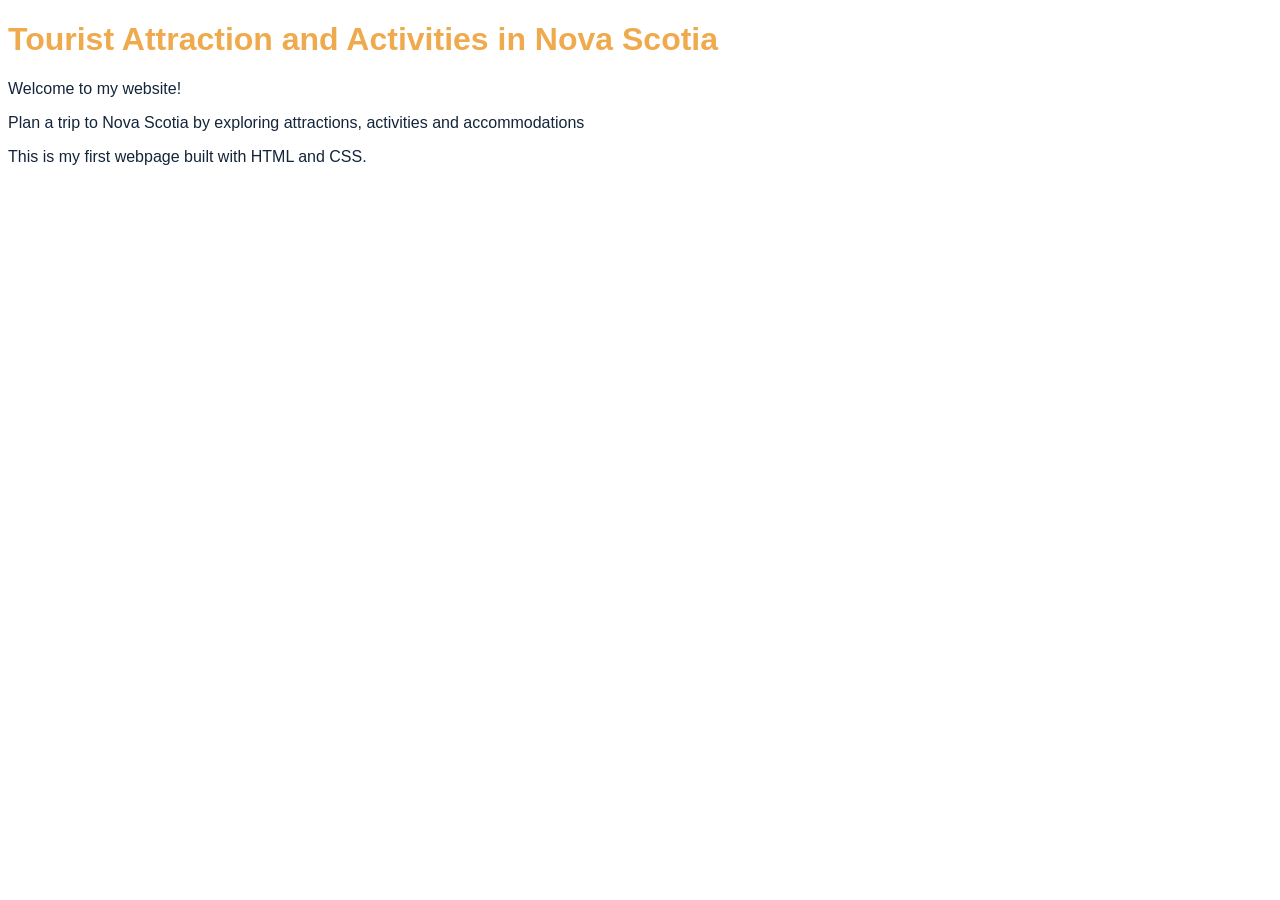
<file: activities/index.html>
<!DOCTYPE html>
<html lang="en">
<head>
    <meta charset="UTF-8">
    <meta name="viewport" content="width=device-width, initial-scale=1.0">
    <meta name="description" content="An introduction to my website project.">
    <title>Welcome to My Website Project</title>
    <link rel="stylesheet" href="activity.css">
</head>
<body>
    <h1>Tourist Attraction and Activities in Nova Scotia</h1>
     <p>Welcome to my website!</p>
    <p>Plan a trip to Nova Scotia by exploring attractions, activities and accommodations</p>
    <p>This is my first webpage built with HTML and CSS.</p>
</body>
</html>
</file>
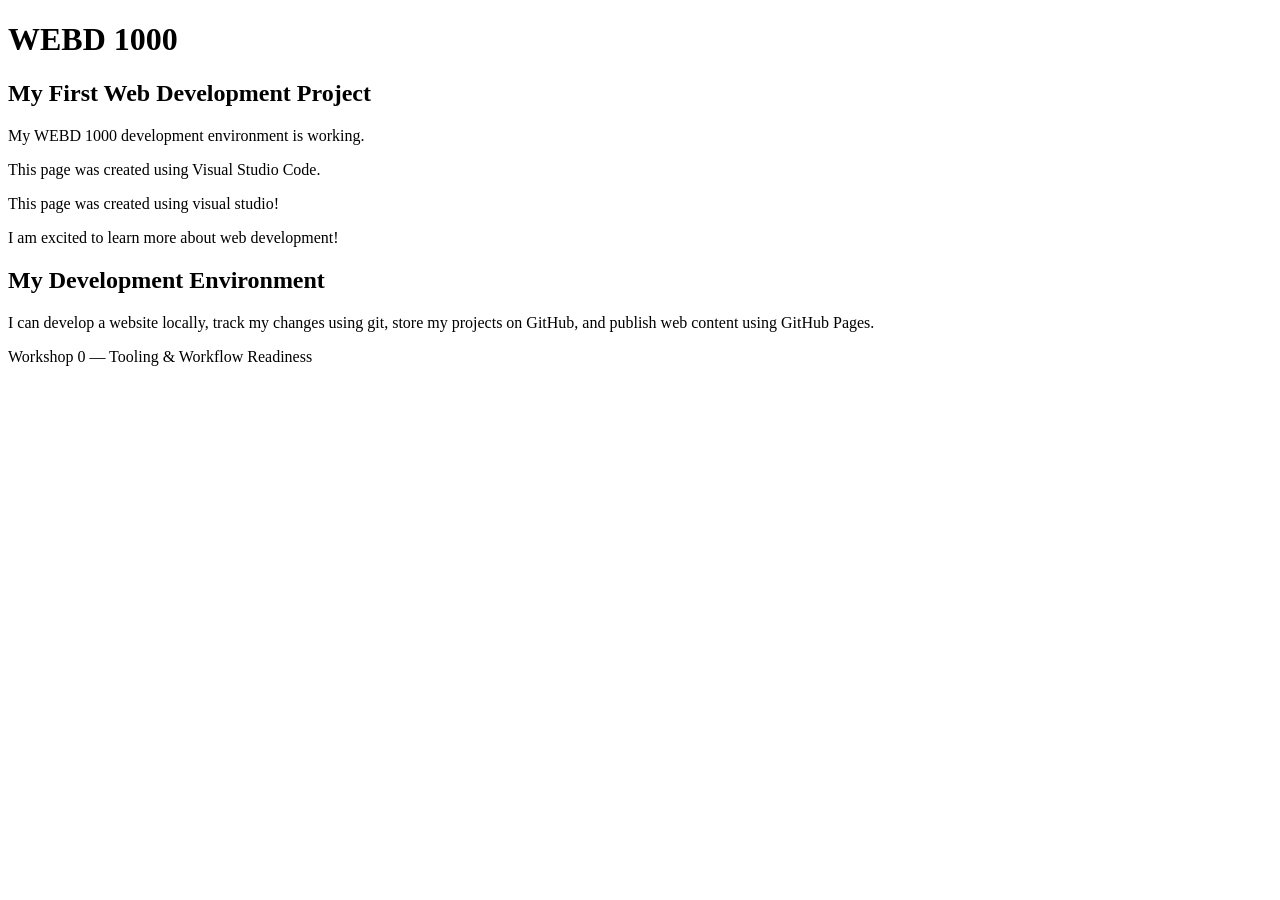
<file: workshop-0/index.html>
<!DOCTYPE html>
<html lang="en">
<head>
    <meta charset="UTF-8">
    <meta name="viewport" content="width=device-width, initial-scale=1.0">
    <title>WEBD 1000 — Workshop 0</title>
</head>
<body>
    <header>
        <h1>WEBD 1000</h1>
    </header>

    <main>
        <h2>My First Web Development Project</h2>

        <p>
            My WEBD 1000 development environment is working.
        </p>

        <p>
            This page was created using Visual Studio Code.
        </p>
        <p>
            This page was created using visual studio!
        </p>
        <p>
            I am excited to learn more about web development!
        </p>
        <section>
            <h2>My Development Environment</h2>
            <p>
                I can develop a website locally,
                track my changes using git, store my projects
                on GitHub, and publish web content using GitHub Pages.  
            </p>
        </section>
    </main>

    <footer>
        <p>Workshop 0 — Tooling &amp; Workflow Readiness</p>
    </footer>
</body>
</html>
</file>
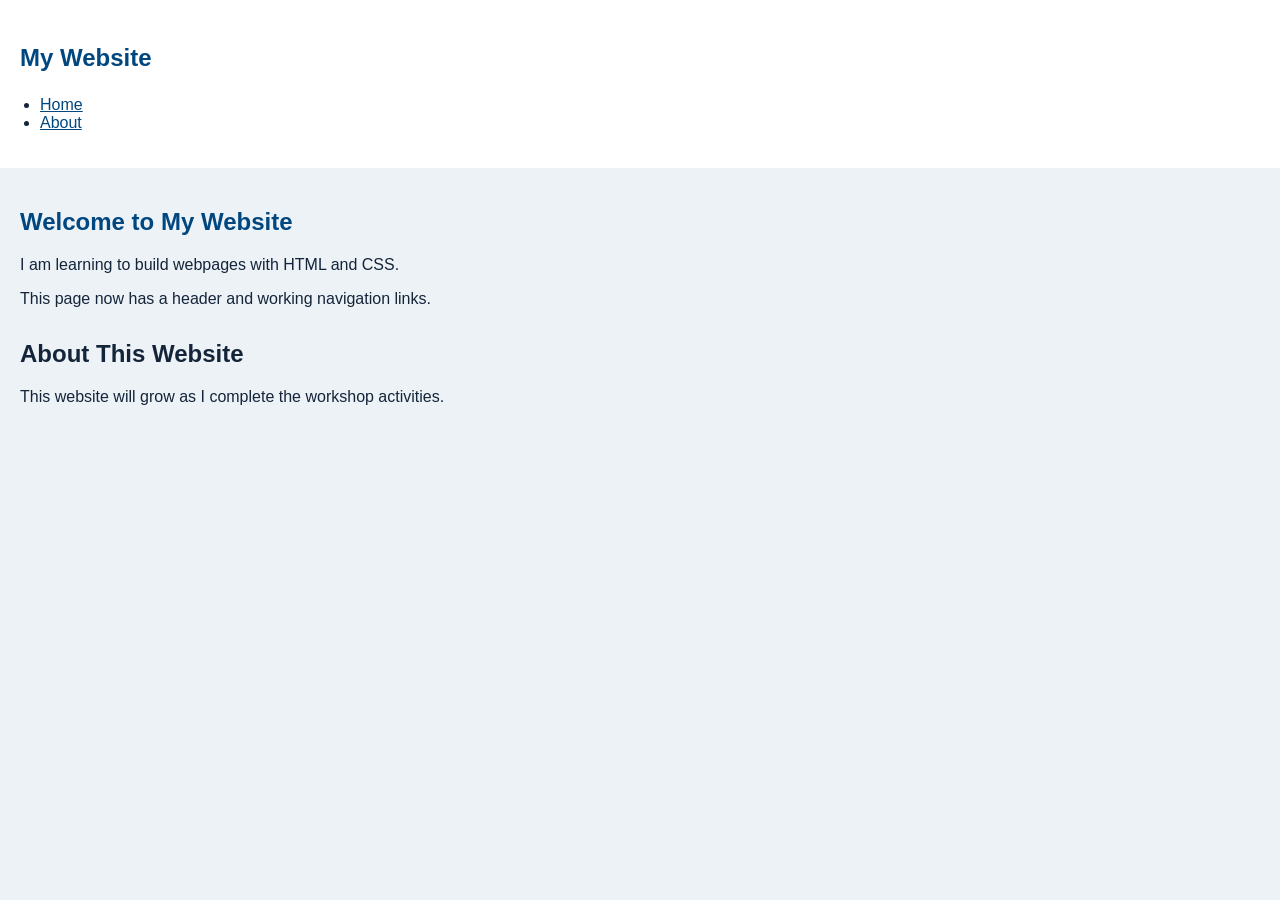
<file: activities/activity-02-header-navigation/workshop3/01-html-basics/index.html>
<!DOCTYPE html>
<html lang="en">
<head>
    <meta charset="UTF-8">
    <meta name="viewport" content="width=device-width, initial-scale=1.0">
    <title>My Website | Home</title>
    <link rel="stylesheet" href="styles.css">
</head>
<body>
    <header class="site-header">
        <p class="site-name">My Website</p>

        <nav aria-label="Main navigation">
            <ul>
                <li><a href="#home">Home</a></li>
                <li><a href="#about">About</a></li>
            </ul>
        </nav>
    </header>

    <main>
        <section id="home">
            <h1>Welcome to My Website</h1>
            <p>I am learning to build webpages with HTML and CSS.</p>
            <p>This page now has a header and working navigation links.</p>
        </section>

        <section id="about">
            <h2>About This Website</h2>
            <p>This website will grow as I complete the workshop activities.</p>
        </section>
    </main>
</body>
</html>
</file>
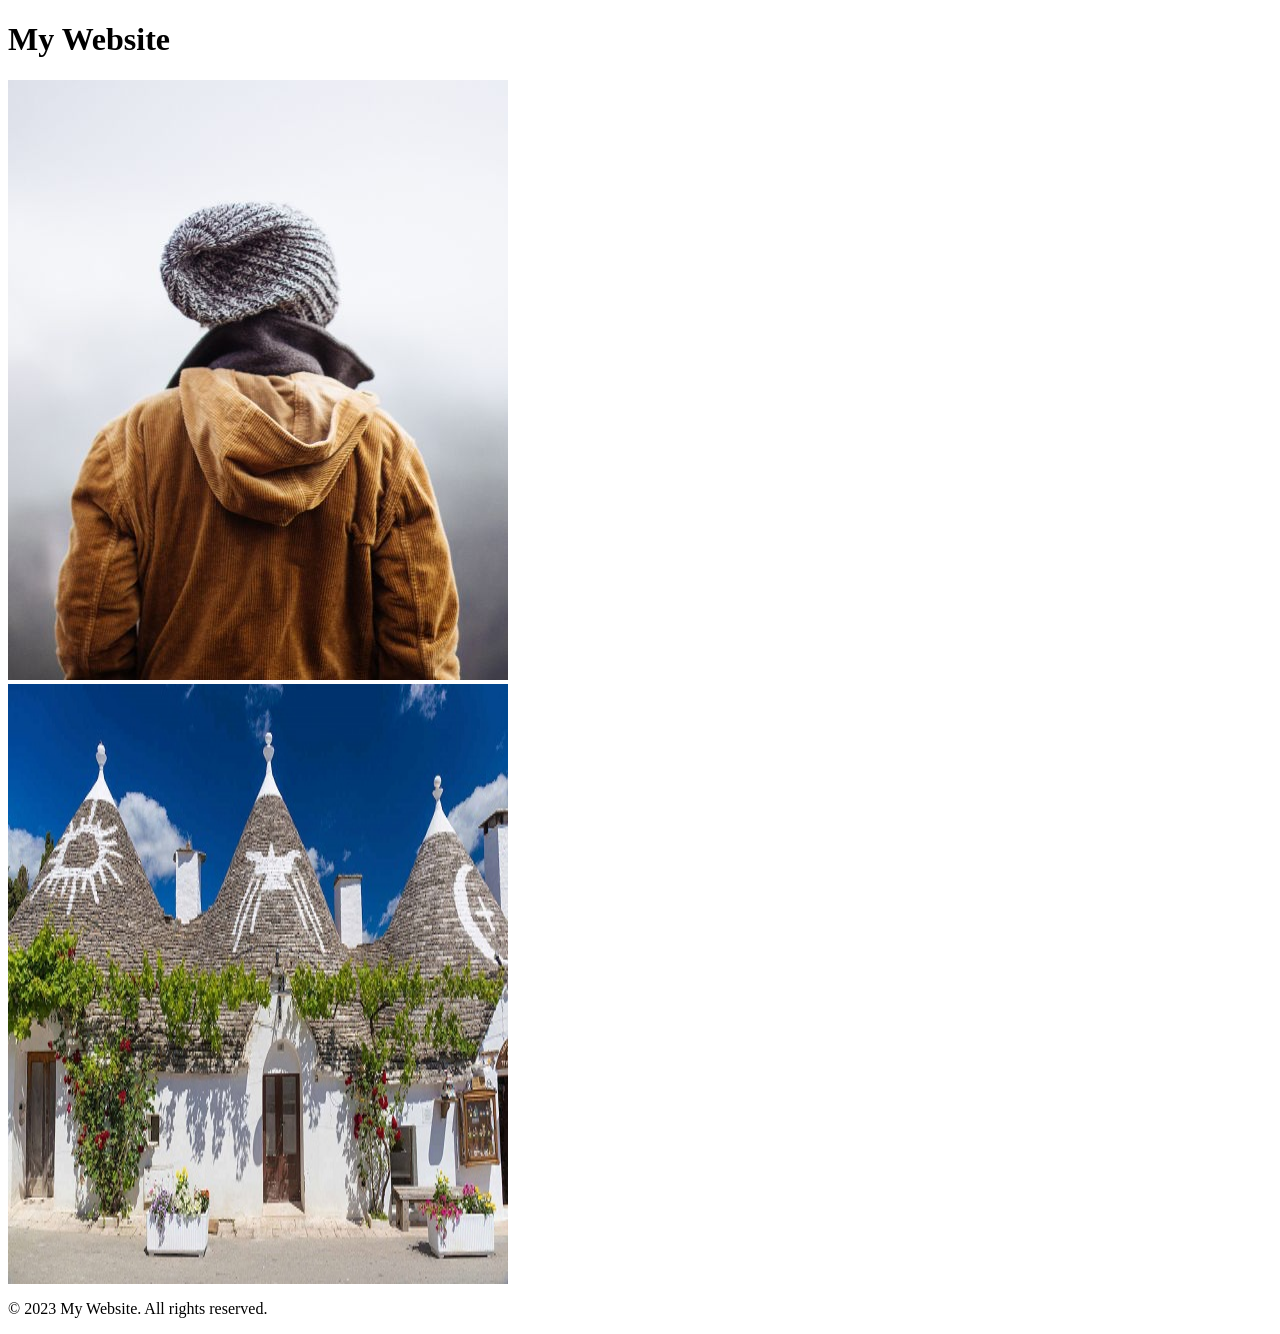
<file: demo/block-vs-inline.html>
<!DOCTYPE html>
<html lang="en">
<head>
    <meta charset="UTF-8">
    <meta name="viewport" content="width=device-width, initial-scale=1.0">
    <title>Document</title>
</head>
<body>
    <header><h1>My Website</h1></header>
    <main>
        <img src="images/img_girl.jpg" alt="Girl in a jacket" width="500" height="600">
        <img src="images/pic_trulli.jpg" alt="Girl in a jacket" width="500" height="600" style="display: block;">
    </main>
    <footer><p>&copy; 2023 My Website. All rights reserved.</p></footer>
</body>
</html>
</file>
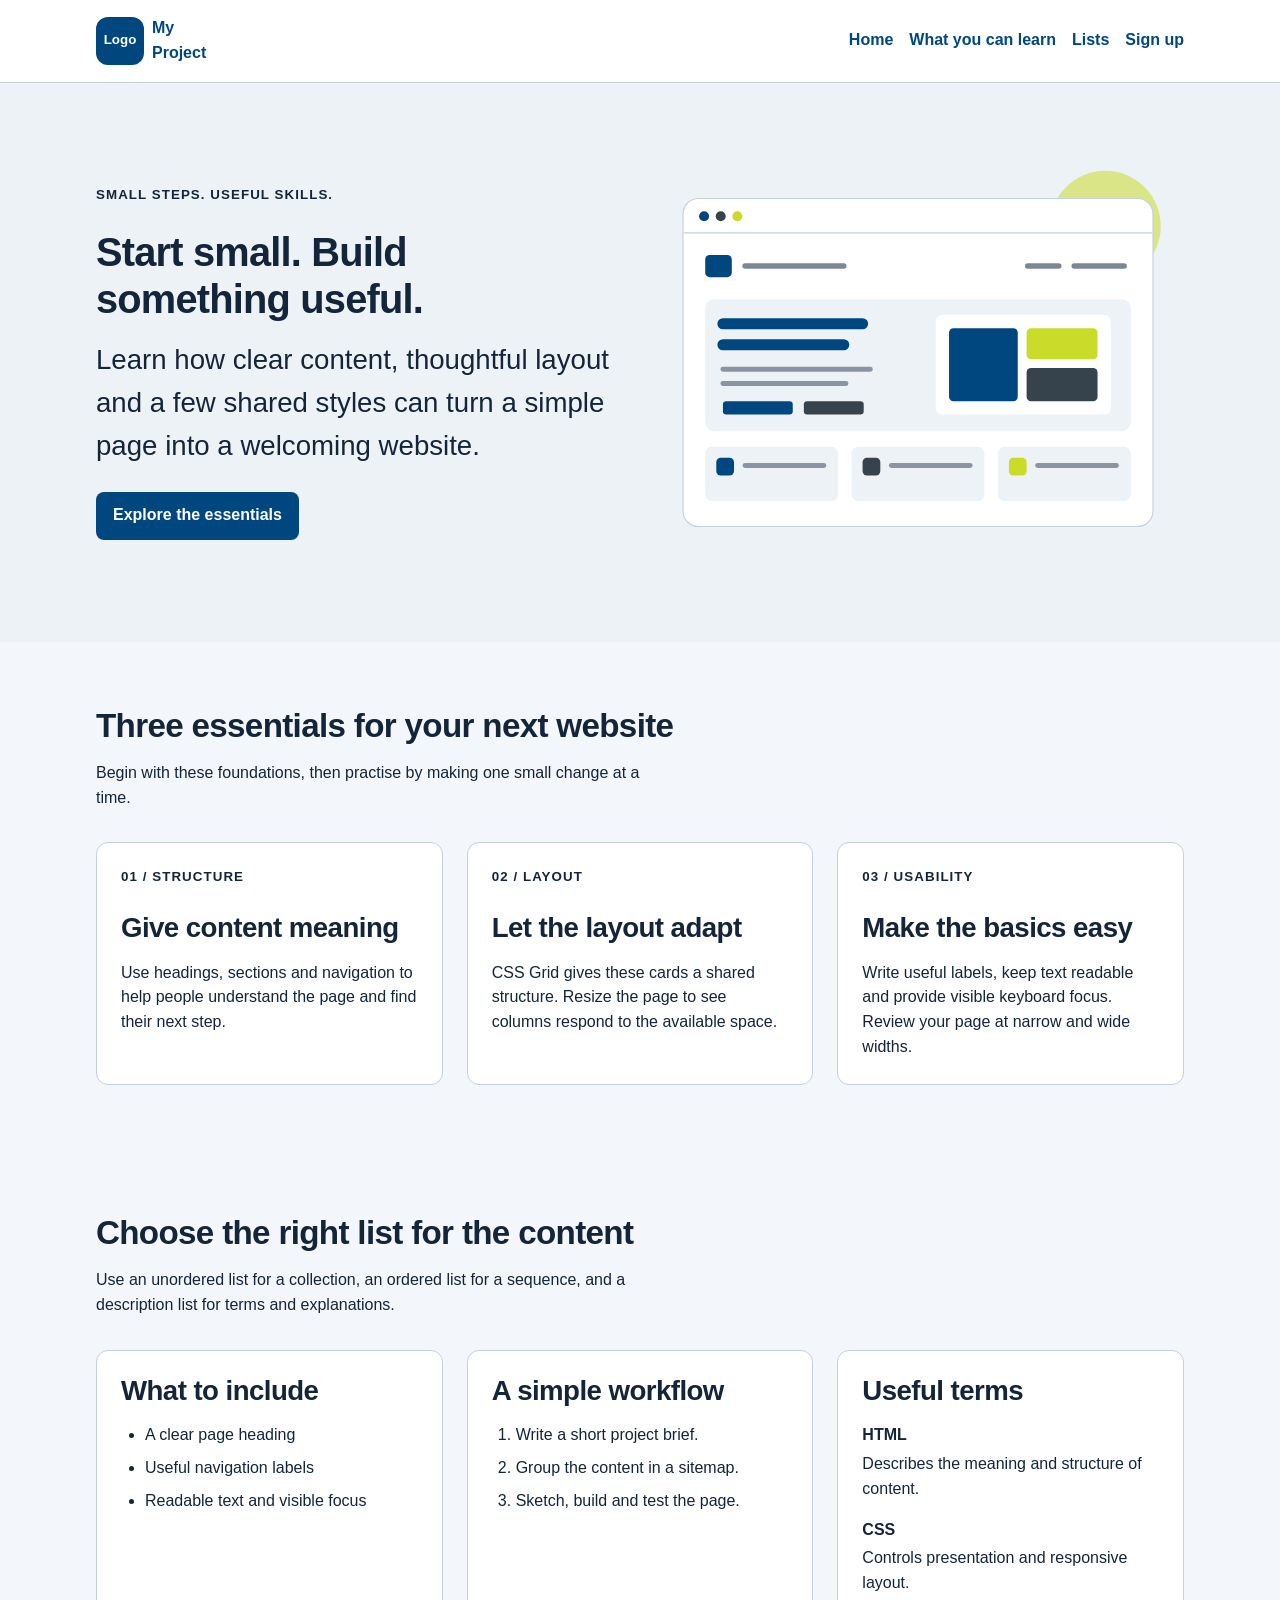
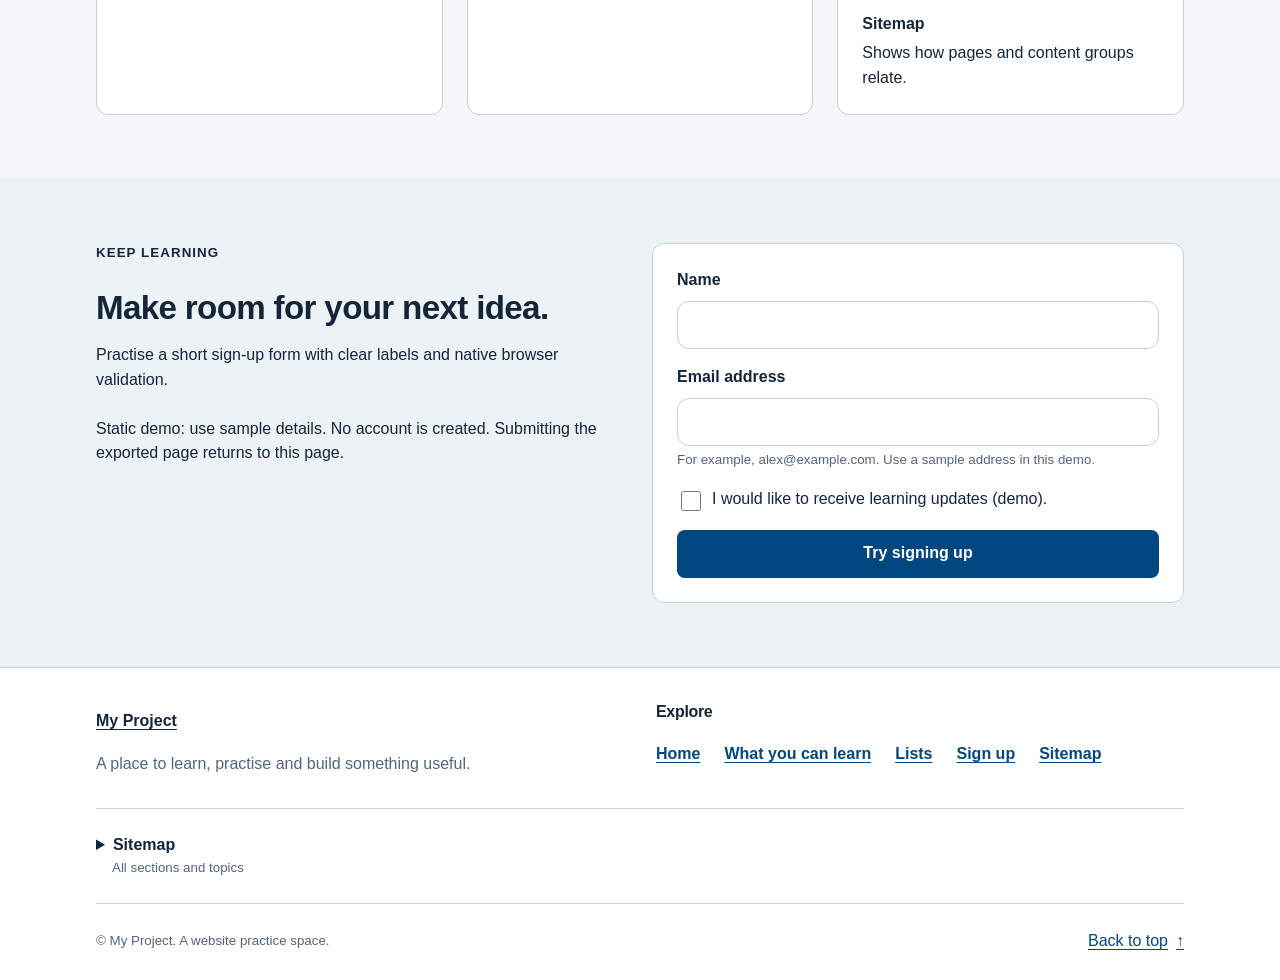
<file: zpratice/work.html>
<!doctype html>
<html lang="en" data-theme="light">
<head>
  <meta charset="utf-8">
  <meta name="viewport" content="width=device-width, initial-scale=1">
  <meta name="description" content="My Project: a simple responsive website demonstrating semantic HTML, CSS Grid and a static sign-up form.">
  <title>My Project | A simple place to begin</title>
  <link rel="stylesheet" href="tokens.css">
</head>
<body>
  <a class="skip-link" href="#main-content">Skip to main content</a>

  <!-- A visible, wrapping navigation works at every width without JavaScript. -->
  <header class="site-header" id="top" tabindex="-1">
    <div class="container header-inner">
      <a class="brand" href="#top"><span class="logo" aria-hidden="true">Logo</span><span>My Project</span></a>
      <nav aria-label="Main navigation">
        <ul class="nav-list">
          <li><a href="#home">Home</a></li>
          <li><a href="#features">What you can learn</a></li>
          <li><a href="#lists">Lists</a></li>
          <li><a href="#signup">Sign up</a></li>
        </ul>
      </nav>
    </div>
  </header>

  <main id="main-content" tabindex="-1">
    <!-- One page heading introduces the main idea and next action. -->
    <section class="hero" id="home" aria-labelledby="hero-title">
      <div class="container hero-layout">
        <div>
          <p class="eyebrow">Small steps. Useful skills.</p>
          <h1 id="hero-title">Start small. Build something useful.</h1>
          <p class="intro">Learn how clear content, thoughtful layout and a few shared styles can turn a simple page into a welcoming website.</p>
          <a class="button ds-button ds-button--primary" href="#features">Explore the essentials</a>
        </div>
        <figure class="hero-image">
          <img src="data:image/svg+xml;charset=utf-8,%3Csvg%20xmlns%3D%22http%3A%2F%2Fwww.w3.org%2F2000%2Fsvg%22%20width%3D%22960%22%20height%3D%22720%22%20viewBox%3D%220%200%20960%20720%22%3E%3Crect%20width%3D%22960%22%20height%3D%22720%22%20fill%3D%22%23EDF2F7%22%2F%3E%0A%20%20%3Ccircle%20cx%3D%22818%22%20cy%3D%22114%22%20r%3D%22100%22%20fill%3D%22%23CBDB2A%22%20opacity%3D%22.55%22%2F%3E%0A%20%20%3Crect%20x%3D%2256%22%20y%3D%2264%22%20width%3D%22848%22%20height%3D%22592%22%20rx%3D%2228%22%20fill%3D%22%23FFFFFF%22%20stroke%3D%22%23C5D0DD%22%20stroke-width%3D%222%22%2F%3E%0A%20%20%3Cpath%20d%3D%22M58%20126H902%22%20stroke%3D%22%23C5D0DD%22%20stroke-width%3D%222%22%2F%3E%0A%20%20%3Ccircle%20cx%3D%2294%22%20cy%3D%2296%22%20r%3D%229%22%20fill%3D%22%23004780%22%2F%3E%0A%20%20%3Ccircle%20cx%3D%22124%22%20cy%3D%2296%22%20r%3D%229%22%20fill%3D%22%2337434C%22%2F%3E%0A%20%20%3Ccircle%20cx%3D%22154%22%20cy%3D%2296%22%20r%3D%229%22%20fill%3D%22%23CBDB2A%22%2F%3E%0A%20%20%3Crect%20x%3D%2296%22%20y%3D%22166%22%20width%3D%2248%22%20height%3D%2240%22%20rx%3D%228%22%20fill%3D%22%23004780%22%2F%3E%0A%20%20%3Cpath%20d%3D%22M168%20186H346M678%20186H734M762%20186H852%22%20stroke%3D%22%2314253A%22%20stroke-width%3D%2210%22%20stroke-linecap%3D%22round%22%20opacity%3D%22.55%22%2F%3E%0A%20%20%3Crect%20x%3D%2296%22%20y%3D%22246%22%20width%3D%22768%22%20height%3D%22238%22%20rx%3D%2216%22%20fill%3D%22%23EDF2F7%22%2F%3E%0A%20%20%3Cpath%20d%3D%22M128%20290H380M128%20328H346%22%20stroke%3D%22%23004780%22%20stroke-width%3D%2220%22%20stroke-linecap%3D%22round%22%2F%3E%0A%20%20%3Cpath%20d%3D%22M128%20372H394M128%20398H350%22%20stroke%3D%22%2314253A%22%20stroke-width%3D%229%22%20stroke-linecap%3D%22round%22%20opacity%3D%22.45%22%2F%3E%0A%20%20%3Crect%20x%3D%22128%22%20y%3D%22430%22%20width%3D%22126%22%20height%3D%2224%22%20rx%3D%226%22%20fill%3D%22%23004780%22%2F%3E%0A%20%20%3Crect%20x%3D%22274%22%20y%3D%22430%22%20width%3D%22108%22%20height%3D%2224%22%20rx%3D%226%22%20fill%3D%22%2337434C%22%2F%3E%0A%20%20%3Crect%20x%3D%22512%22%20y%3D%22274%22%20width%3D%22316%22%20height%3D%22180%22%20rx%3D%2212%22%20fill%3D%22%23FFFFFF%22%2F%3E%0A%20%20%3Crect%20x%3D%22536%22%20y%3D%22298%22%20width%3D%22124%22%20height%3D%22132%22%20rx%3D%228%22%20fill%3D%22%23004780%22%2F%3E%0A%20%20%3Crect%20x%3D%22676%22%20y%3D%22298%22%20width%3D%22128%22%20height%3D%2256%22%20rx%3D%228%22%20fill%3D%22%23CBDB2A%22%2F%3E%0A%20%20%3Crect%20x%3D%22676%22%20y%3D%22370%22%20width%3D%22128%22%20height%3D%2260%22%20rx%3D%228%22%20fill%3D%22%2337434C%22%2F%3E%0A%20%20%3Crect%20x%3D%2296%22%20y%3D%22512%22%20width%3D%22240%22%20height%3D%2298%22%20rx%3D%2212%22%20fill%3D%22%23EDF2F7%22%2F%3E%3Crect%20x%3D%22116%22%20y%3D%22532%22%20width%3D%2232%22%20height%3D%2232%22%20rx%3D%228%22%20fill%3D%22%23004780%22%2F%3E%3Cpath%20d%3D%22M168%20546H310%22%20stroke%3D%22%2314253A%22%20stroke-width%3D%229%22%20stroke-linecap%3D%22round%22%20opacity%3D%22.45%22%2F%3E%3Crect%20x%3D%22360%22%20y%3D%22512%22%20width%3D%22240%22%20height%3D%2298%22%20rx%3D%2212%22%20fill%3D%22%23EDF2F7%22%2F%3E%3Crect%20x%3D%22380%22%20y%3D%22532%22%20width%3D%2232%22%20height%3D%2232%22%20rx%3D%228%22%20fill%3D%22%2337434C%22%2F%3E%3Cpath%20d%3D%22M432%20546H574%22%20stroke%3D%22%2314253A%22%20stroke-width%3D%229%22%20stroke-linecap%3D%22round%22%20opacity%3D%22.45%22%2F%3E%3Crect%20x%3D%22624%22%20y%3D%22512%22%20width%3D%22240%22%20height%3D%2298%22%20rx%3D%2212%22%20fill%3D%22%23EDF2F7%22%2F%3E%3Crect%20x%3D%22644%22%20y%3D%22532%22%20width%3D%2232%22%20height%3D%2232%22%20rx%3D%228%22%20fill%3D%22%23CBDB2A%22%2F%3E%3Cpath%20d%3D%22M696%20546H838%22%20stroke%3D%22%2314253A%22%20stroke-width%3D%229%22%20stroke-linecap%3D%22round%22%20opacity%3D%22.45%22%2F%3E%3C%2Fsvg%3E" width="960" height="720" alt="A browser wireframe with a header, a two-column hero, lesson cards and palette-coloured layout blocks.">
        </figure>
      </div>
    </section>

    <!-- Grid creates columns when space allows and fewer columns when needed. -->
    <section class="section container" id="features" aria-labelledby="features-title">
      <h2 id="features-title">Three essentials for your next website</h2>
      <p>Begin with these foundations, then practise by making one small change at a time.</p>
      <div class="feature-grid">
        <article class="card" id="basic-structure"><p class="eyebrow">01 / Structure</p><h3>Give content meaning</h3><p>Use headings, sections and navigation to help people understand the page and find their next step.</p></article>
        <article class="card" id="basic-layout"><p class="eyebrow">02 / Layout</p><h3>Let the layout adapt</h3><p>CSS Grid gives these cards a shared structure. Resize the page to see columns respond to the available space.</p></article>
        <article class="card" id="basic-usability"><p class="eyebrow">03 / Usability</p><h3>Make the basics easy</h3><p>Write useful labels, keep text readable and provide visible keyboard focus. Review your page at narrow and wide widths.</p></article>
      </div>
    </section>

    <!-- Lists communicate groups, sequences and term/description relationships. -->
    <section class="section container" id="lists" aria-labelledby="lists-title">
      <h2 id="lists-title">Choose the right list for the content</h2>
      <p>Use an unordered list for a collection, an ordered list for a sequence, and a description list for terms and explanations.</p>
      <div class="list-grid">
        <article class="card" id="list-collection"><h3>What to include</h3><ul><li>A clear page heading</li><li>Useful navigation labels</li><li>Readable text and visible focus</li></ul></article>
        <article class="card" id="list-workflow"><h3>A simple workflow</h3><ol><li>Write a short project brief.</li><li>Group the content in a sitemap.</li><li>Sketch, build and test the page.</li></ol></article>
        <article class="card" id="list-terms"><h3>Useful terms</h3><dl><dt>HTML</dt><dd>Describes the meaning and structure of content.</dd><dt>CSS</dt><dd>Controls presentation and responsive layout.</dd><dt>Sitemap</dt><dd>Shows how pages and content groups relate.</dd></dl></article>
      </div>
    </section>

    <section class="section signup" id="signup" aria-labelledby="signup-title">
      <div class="container signup-layout">
        <div><p class="eyebrow">Keep learning</p><h2 id="signup-title">Make room for your next idea.</h2><p>Practise a short sign-up form with clear labels and native browser validation.</p><p id="basic-signup-note">Static demo: use sample details. No account is created. Submitting the exported page returns to this page.</p></div>
        <!-- A real sign-up service would supply the form action and processing. -->
        <form class="signup-form card" action="#signup" method="get" aria-describedby="basic-signup-note">
          <div><label for="signup-name">Name</label><input class="input" id="signup-name" name="name" autocomplete="name" required></div>
          <div><label for="signup-email">Email address</label><input class="input" id="signup-email" name="email" type="email" autocomplete="email" aria-describedby="signup-email-help" required><small id="signup-email-help">For example, alex@example.com. Use a sample address in this demo.</small></div>
          <label class="checkbox-label"><input type="checkbox" name="updates" value="yes" required> I would like to receive learning updates (demo).</label>
          <button class="button ds-button ds-button--primary" type="submit">Try signing up</button>
        </form>
      </div>
    </section>
  </main>

  <footer class="website-footer site-footer" id="footer">
    <div class="container">
      <div class="footer-inner sample-footer-inner">
        <div class="footer-identity"><a class="footer-brand" href="#home">My Project</a><p>A place to learn, practise and build something useful.</p></div>
        <nav aria-label="Footer navigation"><h2 class="footer-heading">Explore</h2><ul class="footer-links nav-list"><li><a href="#home">Home</a></li><li><a href="#features">What you can learn</a></li><li><a href="#lists">Lists</a></li><li><a href="#signup">Sign up</a></li><li><a href="#sitemap">Sitemap</a></li></ul></nav>
      </div>
      <details class="sitemap" id="sitemap">
        <summary id="sitemap-title"><span>Sitemap</span><span class="footer-sitemap-hint">All sections and topics</span></summary>
        <nav aria-labelledby="sitemap-title"><ul class="sitemap-list"><li><a href="#home">Home</a></li><li><a href="#features">What you can learn</a><ul><li><a href="#basic-structure">Give content meaning</a></li><li><a href="#basic-layout">Let the layout adapt</a></li><li><a href="#basic-usability">Make the basics easy</a></li></ul></li><li><a href="#lists">Lists</a><ul><li><a href="#list-collection">What to include</a></li><li><a href="#list-workflow">A simple workflow</a></li><li><a href="#list-terms">Useful terms</a></li></ul></li><li><a href="#signup">Sign up</a></li><li><a href="#footer">Footer</a></li></ul></nav>
      </details>
      <div class="footer-bottom"><small>&copy; My Project. A website practice space.</small><a class="back-to-top" href="#top">Back to top <span aria-hidden="true">&uarr;</span></a></div>
    </div>
  </footer>
</body>
</html>
</file>
<file: activities/activity.css>
h1 {                     /* selector: all p elements */
    color: #ed9d33dd;      /* property: value; */
}

/* Styles for Activity 01 */
body {
    background-color: #ffffff;
    color: #14253a;
    font-family: Arial, sans-serif;
}
</file>
<file: activities/activity-02-header-navigation/workshop3/01-html-basics/styles.css>
body {
    background-color: #edf2f7;
    color: #14253a;
    font-family: Arial, sans-serif;
    margin: 0;
}

.site-header {
    background-color: #ffffff;
    padding: 20px;
}

.site-name {
    color: #004780;
    font-size: 24px;
    font-weight: bold;
}

nav ul {
    padding-left: 20px;
}

nav a {
    color: #004780;
}

nav a:hover {
    color: #b45309;
}

main {
    padding: 20px;
}

h1 {
    color: #004780;
}

section {
    margin-bottom: 32px;
}
</file>
<file: zpratice/tokens.css>
/* Design System Studio V4.1 — My Project
   Studio-generated starting point. Review contrast and project requirements.
   Foundation → Semantic → Components. */
:root {
  /* BRAND PALETTE: project reference colours. */
  --brand-white: #FFFFFF;
  --brand-blue: #004780;
  --brand-dark-grey: #495965;
  --brand-accent-teal: #00BADC;
  --brand-accent-turquoise: #5FC5BF;
  --brand-accent-orange: #F37327;
  --brand-accent-blue: #2B71B9;
  --brand-accent-green: #CBDB2A;
  --brand-accent-fuchsia: #EF426F;
  --brand-accent-light-blue: #57B7E7;
  --brand-accent-yellow: #FFEF00;

  /* FOUNDATION: generated ramps extend the reference palette. Step 500 is your chosen HEX. */
  --primary-50: #F2F6F9;
  --primary-100: #D9E3EC;
  --primary-200: #B3C8D9;
  --primary-300: #80A3C0;
  --primary-400: #4075A0;
  --primary-500: #004780;
  --primary-600: #004073;
  --primary-700: #003560;
  --primary-800: #002B4D;
  --primary-900: #00192D;
  --primary-950: #000B13;
  --secondary-50: #F6F7F7;
  --secondary-100: #E4E6E8;
  --secondary-200: #C8CDD1;
  --secondary-300: #A4ACB2;
  --secondary-400: #77838C;
  --secondary-500: #495965;
  --secondary-600: #42505B;
  --secondary-700: #37434C;
  --secondary-800: #2C353D;
  --secondary-900: #1A1F23;
  --secondary-950: #0B0D0F;
  --accent-50: #FCFDF4;
  --accent-100: #F7FADF;
  --accent-200: #EFF4BF;
  --accent-300: #E5ED95;
  --accent-400: #D8E45F;
  --accent-500: #CBDB2A;
  --accent-600: #B7C526;
  --accent-700: #98A420;
  --accent-800: #7A8319;
  --accent-900: #474D0F;
  --accent-950: #1E2106;

  /* FOUNDATION: typography. Arial is the default system font. */
  --font-body: Arial, Helvetica, sans-serif;
  --font-heading: Arial, Helvetica, sans-serif;
  --font-ui: var(--font-body);
  --font-size-base: 16px;
  --type-ratio: 1.2;
  --text-step-0: 11.1111px;
  --text-step-1: 13.3333px;
  --text-step-2: 16px;
  --text-step-3: 19.2px;
  --text-step-4: 23.04px;
  --text-step-5: 27.648px;
  --text-step-6: 33.1776px;
  --text-step-7: 39.8131px;
  --text-display: clamp(2.04042rem, calc(1.85483rem + 0.79186vw), 2.48832rem);
--text-h1: clamp(1.70035rem, calc(1.54569rem + 0.65989vw), 2.0736rem);
--text-h2: clamp(1.41696rem, calc(1.28808rem + 0.5499vw), 1.728rem);
--text-body: clamp(1rem, calc(1rem + 0vw), 1rem);
--text-small: clamp(0.83333rem, calc(0.83333rem + 0vw), 0.83333rem);
  --heading-letter-spacing: -0.02em;
  --body-letter-spacing: 0em;
  --body-leading: 1.55;
  --heading-leading: 1.18;

  /* FOUNDATION: spacing and corners */
  --space-unit: 4px;
  --space-1: calc(var(--space-unit) * 1);
  --space-2: calc(var(--space-unit) * 2);
  --space-4: calc(var(--space-unit) * 4);
  --space-6: calc(var(--space-unit) * 6);
  --space-8: calc(var(--space-unit) * 8);
  --space-10: calc(var(--space-unit) * 10);
  --space-12: calc(var(--space-unit) * 12);
  --space-16: calc(var(--space-unit) * 16);
  --space-20: calc(var(--space-unit) * 20);
  --space-24: calc(var(--space-unit) * 24);
  --page-max-width: 72rem;
  --page-gutter: 1rem;
  --page-gutter-wide: 2rem;
  --radius-base: 12px;

  /* SEMANTIC: light theme roles */
  --background: #F3F6FA;
  --surface: #FFFFFF;
  --surface-muted: #EDF2F7;
  --text: #14253A;
  --text-muted: #53657A;
  --border: #C5D0DD;
  --primary: #004780;
  --on-primary: #FFFFFF;
  --primary-hover: #003560;
  --secondary: #37434C;
  --on-secondary: #FFFFFF;
  --accent: #CBDB2A;
  --on-accent: #14253A;
  --success: #15803D;
  --warning: #A85C00;
  --danger: #B91C1C;
  --focus: #9D5700;
  --control-border: #C5D0DD;
}
/* SEMANTIC: dark theme swaps roles, not component rules. */
[data-theme="dark"] {
  color-scheme: dark;
  --background: #0B1422;
  --surface: #152236;
  --surface-muted: #20324B;
  --text: #EEF4FC;
  --text-muted: #B8C8DB;
  --border: #60748D;
  --primary: #80A3C0;
  --on-primary: #14253A;
  --primary-hover: #B3C8D9;
  --secondary: #A4ACB2;
  --on-secondary: #14253A;
  --accent: #E5ED95;
  --on-accent: #14253A;
  --success: #4ADE80;
  --warning: #FBBF24;
  --danger: #FCA5A5;
  --focus: #FBBF24;
  --control-border: #60748D;
}
/* COMPONENT: responsive, reusable and accessible starting points. */
h1, h2, h3, .heading-1, .heading-2 { font-family: var(--font-heading); letter-spacing: var(--heading-letter-spacing); }
body { margin: 0; letter-spacing: var(--body-letter-spacing); font: var(--text-body)/var(--body-leading) var(--font-ui); background: var(--background); color: var(--text); }
.container { box-sizing: border-box; width: 100%; max-width: var(--page-max-width); margin-inline: auto; padding-inline: var(--page-gutter); }
.page-title { font-size: var(--text-display); line-height: var(--heading-leading); }
.heading-1 { font-size: var(--text-h1); line-height: var(--heading-leading); }
.heading-2 { font-size: var(--text-h2); line-height: var(--heading-leading); }
.small-text { font-size: var(--text-small); }
.card-grid { display: grid; }
.card { padding: var(--space-6); border: 1px solid var(--border); border-radius: var(--radius-base); background: var(--surface); }
.button { padding: var(--space-2) var(--space-4); border: 0; border-radius: calc(var(--radius-base) * .7); background: var(--primary); color: var(--on-primary); }
.button:hover { background: var(--primary-hover); }
:focus-visible { outline: 3px solid var(--focus); outline-offset: 3px; }
@media (prefers-reduced-motion: reduce) { *, *::before, *::after { scroll-behavior: auto !important; animation-duration: .01ms !important; } }

/* V2.6: ADVANCED COMPONENT TOKENS. Feedback colours live in the theme blocks above. */
:root {
  --focus-width: 3px;
  --control-height: 48px;
  --border-width: 1px;
  --heading-weight: 700;
  --reading-measure: 65ch;
  --heading-tracking: -0.02em;
  --grid-card-min: 210px;
  --grid-gap: 24px;
  --grid-align: stretch;
  --surface-opacity: 1;
  --elevation: none;
  --motion-duration: 150ms;
}
/* Interactive states: visible focus is essential for keyboard navigation. */
.button { min-height: var(--control-height); border-width: var(--border-width); transition: background var(--motion-duration), transform var(--motion-duration); }
.button:hover:not(:disabled) { background: var(--primary-hover); }
.button:active:not(:disabled) { transform: translateY(2px); }
.button:focus-visible, .input:focus-visible { outline: var(--focus-width) solid var(--focus); outline-offset: 3px; }
.button:disabled { opacity: .55; cursor: not-allowed; }
.button[aria-pressed="true"] { box-shadow: 0 0 0 2px var(--primary); }
.input { min-height: var(--control-height); border: var(--border-width) solid var(--control-border); }
.input[aria-invalid="true"] { border-color: var(--danger); }
.input[readonly] { background: var(--surface-muted); }
.card { box-shadow: var(--elevation); border-width: var(--border-width); opacity: var(--surface-opacity); }
.card-grid { align-items: var(--grid-align); gap: var(--grid-gap); grid-template-columns: repeat(auto-fit, minmax(min(100%, var(--grid-card-min)), 1fr)); }
.page-title { font-weight: var(--heading-weight); letter-spacing: var(--heading-tracking); }
p { max-width: var(--reading-measure); }
a { text-decoration: underline; }
@media (prefers-reduced-motion: reduce) { .button { transition: none; } }

/* Design System Studio V4.1 · Button component CSS
   FOUNDATION → COMPONENT TOKENS → STATES.
   Verify text contrast in each theme and state. */
:root {
  --button-pad-x: 16px;
  --button-pad-y: 8px;
  --button-min-height: 48px;
  --button-radius: 8px;
  --button-border-width: 1px;
  --button-font-weight: 600;
  --button-focus: #B86C20;
  --button-focus-width: 3px;
  --button-motion: 150ms;
  /* Primary variant colours */
  --button-primary-source: #004780;
  --button-primary-bg: #004780;
  --button-primary-text: #FFFFFF;
  --button-primary-border: transparent;
  --button-primary-hover: #003b6a;
  --button-primary-active: #003158;
  --button-primary-hover-text: #FFFFFF;
  --button-primary-active-text: #FFFFFF;
  /* Secondary variant colours */
  --button-secondary-source: #495965;
  --button-secondary-bg: #495965;
  --button-secondary-text: #FFFFFF;
  --button-secondary-border: transparent;
  --button-secondary-hover: #3d4a54;
  --button-secondary-active: #323d46;
  --button-secondary-hover-text: #FFFFFF;
  --button-secondary-active-text: #FFFFFF;
  /* Accent variant colours */
  --button-accent-source: #cbdb2a;
  --button-accent-bg: #cbdb2a;
  --button-accent-text: #101820;
  --button-accent-border: transparent;
  --button-accent-hover: #a8b623;
  --button-accent-active: #8c971d;
  --button-accent-hover-text: #101820;
  --button-accent-active-text: #101820;
  /* Outline variant colours */
  --button-outline-source: #004780;
  --button-outline-bg: transparent;
  --button-outline-text: #004780;
  --button-outline-border: #004780;
  --button-outline-hover: #003b6a;
  --button-outline-active: #003158;
  --button-outline-hover-text: #FFFFFF;
  --button-outline-active-text: #FFFFFF;
  /* Text variant colours */
  --button-text-source: #004780;
  --button-text-bg: transparent;
  --button-text-text: #004780;
  --button-text-border: transparent;
  --button-text-hover: #003b6a;
  --button-text-active: #003158;
  --button-text-hover-text: #FFFFFF;
  --button-text-active-text: #FFFFFF;
}
[data-theme="dark"] {
  /* Primary variant colours */
  --button-primary-source: #004780;
  --button-primary-bg: #004780;
  --button-primary-text: #FFFFFF;
  --button-primary-border: transparent;
  --button-primary-hover: #003b6a;
  --button-primary-active: #003158;
  --button-primary-hover-text: #FFFFFF;
  --button-primary-active-text: #FFFFFF;
  /* Secondary variant colours */
  --button-secondary-source: #495965;
  --button-secondary-bg: #495965;
  --button-secondary-text: #FFFFFF;
  --button-secondary-border: transparent;
  --button-secondary-hover: #3d4a54;
  --button-secondary-active: #323d46;
  --button-secondary-hover-text: #FFFFFF;
  --button-secondary-active-text: #FFFFFF;
  /* Accent variant colours */
  --button-accent-source: #cbdb2a;
  --button-accent-bg: #cbdb2a;
  --button-accent-text: #101820;
  --button-accent-border: transparent;
  --button-accent-hover: #a8b623;
  --button-accent-active: #8c971d;
  --button-accent-hover-text: #101820;
  --button-accent-active-text: #101820;
  /* Outline variant colours */
  --button-outline-source: #004780;
  --button-outline-bg: transparent;
  --button-outline-text: #FFFFFF;
  --button-outline-border: #004780;
  --button-outline-hover: #003b6a;
  --button-outline-active: #003158;
  --button-outline-hover-text: #FFFFFF;
  --button-outline-active-text: #FFFFFF;
  /* Text variant colours */
  --button-text-source: #004780;
  --button-text-bg: transparent;
  --button-text-text: #FFFFFF;
  --button-text-border: transparent;
  --button-text-hover: #003b6a;
  --button-text-active: #003158;
  --button-text-hover-text: #FFFFFF;
  --button-text-active-text: #FFFFFF;
}
/* Base component: reusable for all variants. */
.ds-button {
  display: inline-flex; align-items: center; justify-content: center;
  gap: .5em; min-height: var(--button-min-height);
  padding: var(--button-pad-y) var(--button-pad-x);
  border: var(--button-border-width) solid transparent;
  border-radius: var(--button-radius);
  font: inherit; font-weight: var(--button-font-weight);
  cursor: pointer; text-align: center;
  transition: background-color var(--button-motion), border-color var(--button-motion);
}
/* Size variants scale the same foundation dimensions. */
.ds-button--sm { min-height: calc(var(--button-min-height) * .8); padding: calc(var(--button-pad-y) * .8) calc(var(--button-pad-x) * .8); font-size: .875rem; }
.ds-button--lg { min-height: calc(var(--button-min-height) * 1.22); padding: calc(var(--button-pad-y) * 1.22) calc(var(--button-pad-x) * 1.22); font-size: 1.125rem; }
/* Primary variant and its interactive states. */
.ds-button--primary { background: var(--button-primary-bg); color: var(--button-primary-text); border-color: var(--button-primary-border); }
.ds-button--primary:hover:not(:disabled) { background: var(--button-primary-hover); color: var(--button-primary-hover-text); }
.ds-button--primary:active:not(:disabled) { background: var(--button-primary-active); color: var(--button-primary-active-text); }
/* Secondary variant and its interactive states. */
.ds-button--secondary { background: var(--button-secondary-bg); color: var(--button-secondary-text); border-color: var(--button-secondary-border); }
.ds-button--secondary:hover:not(:disabled) { background: var(--button-secondary-hover); color: var(--button-secondary-hover-text); }
.ds-button--secondary:active:not(:disabled) { background: var(--button-secondary-active); color: var(--button-secondary-active-text); }
/* Accent variant and its interactive states. */
.ds-button--accent { background: var(--button-accent-bg); color: var(--button-accent-text); border-color: var(--button-accent-border); }
.ds-button--accent:hover:not(:disabled) { background: var(--button-accent-hover); color: var(--button-accent-hover-text); }
.ds-button--accent:active:not(:disabled) { background: var(--button-accent-active); color: var(--button-accent-active-text); }
/* Outline variant and its interactive states. */
.ds-button--outline { background: var(--button-outline-bg); color: var(--button-outline-text); border-color: var(--button-outline-border); }
.ds-button--outline:hover:not(:disabled) { background: var(--button-outline-hover); color: var(--button-outline-hover-text); }
.ds-button--outline:active:not(:disabled) { background: var(--button-outline-active); color: var(--button-outline-active-text); }
/* Text variant and its interactive states. */
.ds-button--text { background: var(--button-text-bg); color: var(--button-text-text); border-color: var(--button-text-border); }
.ds-button--text:hover:not(:disabled) { background: var(--button-text-hover); color: var(--button-text-hover-text); }
.ds-button--text:active:not(:disabled) { background: var(--button-text-active); color: var(--button-text-active-text); }
/* Real keyboard focus, not just the preview simulation. */
.ds-button:focus-visible { outline: var(--button-focus-width) solid var(--button-focus); outline-offset: 3px; }
/* Native disabled attribute prevents activation. */
.ds-button:disabled { opacity: .55; cursor: not-allowed; }
/* aria-pressed is only for persistent toggle buttons. */
.ds-button[aria-pressed="true"] { box-shadow: 0 0 0 2px var(--button-focus); }
/* aria-busy requires JavaScript behaviour and status announcements. */
.ds-button[aria-busy="true"] { cursor: progress; }
/* Honour user reduced-motion preferences. */
@media (prefers-reduced-motion: reduce) { .ds-button { transition: none; } }

:root { --button-progress-animation: dss-button-progress; }
/* State best practices: colour + shape/text; hover/pressed cues preserve geometry.
   Focus outlines remain defined by the component's focus tokens.
   Toggle buttons keep their label and expose aria-pressed=true/false.
   Busy controls need a visible label, status announcements and duplicate-action protection in application code. */
:is(.ds-button, .button) { display: inline-flex; align-items: center; justify-content: center; gap: .5em; text-decoration: none; text-underline-offset: .2em; text-decoration-thickness: .1em; }
:is(.ds-button, .button):hover:not(:disabled):not([aria-disabled="true"]):not([aria-busy="true"]), :is(.ds-button, .button)[data-preview-state="hover"]:not(:disabled):not([aria-disabled="true"]):not([aria-busy="true"]) { text-decoration-line: underline; }
:is(.ds-button, .button):active:not(:disabled):not([aria-disabled="true"]):not([aria-busy="true"]), :is(.ds-button, .button)[data-preview-state="active"]:not(:disabled):not([aria-disabled="true"]):not([aria-busy="true"]) { box-shadow: inset 0 0 0 2px currentColor; }
:is(.ds-button, .button)[aria-pressed]::before { content: ""; display: inline-block; flex: none; width: .4em; height: .7em; border: solid currentColor; border-width: 0 .125em .125em 0; transform: rotate(45deg); margin-inline: .125em; }
:is(.ds-button, .button)[aria-pressed="false"]::before { visibility: hidden; }
:is(.ds-button, .button)[aria-busy="true"] { opacity: 1; cursor: progress; }
:is(.ds-button, .button)[aria-busy="true"]::after { content: ""; display: inline-block; flex: none; width: 1em; height: 1em; box-sizing: border-box; border: .125em solid currentColor; border-inline-end-color: transparent; border-radius: 50%; animation: var(--button-progress-animation, dss-button-progress) 1s linear infinite; }
@keyframes dss-button-progress { to { transform: rotate(360deg); } }
@media (prefers-reduced-motion: reduce) { :is(.ds-button, .button)[aria-busy="true"]::after { animation: none; } }
@media (forced-colors: active) { :is(.ds-button, .button):active:not(:disabled):not([aria-disabled="true"]):not([aria-busy="true"]):not(:focus-visible), :is(.ds-button, .button)[data-preview-state="active"]:not(:disabled):not([aria-disabled="true"]):not([aria-busy="true"]):not(:focus-visible) { outline: 2px solid ButtonText; outline-offset: -4px; } }

/* Planning artifacts: normal flow, sitemap, low-detail wireframe and linked screens. */
.process-brief { margin: 0; display: grid; gap: calc(var(--space-unit) * 4); }
.process-brief dt { font-weight: 700; }
.process-brief dd { margin: calc(var(--space-unit) * 2) 0 0; white-space: pre-wrap; overflow-wrap: anywhere; }
.process-brief-guide { padding-inline-start: 1.5rem; }
.process-brief-guide li { margin-bottom: .75rem; }
.process-brief-template { padding: 1rem; background: var(--surface-muted); border-inline-start: 3px solid var(--primary); overflow-wrap: anywhere; }
.process-brief-draft { margin-top: 1.5rem; }
.process-map { padding: calc(var(--space-unit) * 4); border: 1px solid var(--border); border-radius: var(--radius-base); background: var(--surface); overflow-wrap: anywhere; }
.process-map ul { padding-inline-start: calc(var(--space-unit) * 6); }
.process-map li { margin-block: calc(var(--space-unit) * 2); }
.process-wireframe { display: grid; grid-template-columns: minmax(0, 2fr) minmax(0, 1fr); gap: calc(var(--space-unit) * 4); margin: 0; }
.process-wireframe > div { min-width: 0; padding: calc(var(--space-unit) * 4); border: 1px dashed var(--text-muted); background: var(--surface-muted); color: var(--text); overflow-wrap: anywhere; }
.process-wireframe p { margin: calc(var(--space-unit) * 2) 0 0; }
.process-wire-header, .process-wire-nav, .process-wire-footer, .process-wireframe figcaption { grid-column: 1 / -1; }
.process-wire-action { display: inline-block; margin-top: calc(var(--space-unit) * 4); padding: calc(var(--space-unit) * 2); border: 2px solid currentColor; }
.process-wireframe figcaption { overflow-wrap: anywhere; }
.process-wireframe--stack { grid-template-columns: minmax(0, 1fr); }
.process-screens { display: grid; grid-template-columns: repeat(auto-fit, minmax(min(100%, 14rem), 1fr)); gap: calc(var(--space-unit) * 4); list-style: none; padding: 0; }
.process-prototype .process-screens > li { margin: 0; min-width: 0; padding: calc(var(--space-unit) * 4); border: 1px solid var(--border); border-radius: var(--radius-base); background: var(--surface); overflow-wrap: anywhere; scroll-margin-block: 2rem; }
.process-screens > li:target { outline: 3px solid var(--focus); outline-offset: 3px; }
.process-screens h4 { margin-top: 0; }
.process-screens a { display: block; padding-block: calc(var(--space-unit) * 3); min-height: 44px; overflow-wrap: anywhere; }
.process-note { white-space: pre-wrap; overflow-wrap: anywhere; }
@media (max-width: 48rem) { .process-wireframe { grid-template-columns: minmax(0, 1fr); } }

:focus-visible { outline: var(--focus-width) solid var(--focus); outline-offset: 3px; }
/* Header navigation shares the Advanced text and interaction treatment. */
:is(.site-header .nav-list, .sample-header .sample-nav) a { font-weight: 600; text-decoration: none; text-underline-offset: .2em; text-decoration-thickness: .1em; }
:is(.site-header .nav-list, .sample-header .sample-nav) a:hover { text-decoration-line: underline; }
:is(.site-header .nav-list, .sample-header .sample-nav) a:focus-visible { outline: var(--button-focus-width) solid var(--button-focus); outline-offset: 3px; }
:is(.site-header .nav-list, .sample-header .sample-nav) a:active { text-decoration-line: underline; text-decoration-thickness: .2em; }

/* BASIC WEBSITE: the same system tokens and components as Advanced.
   Normal flow, Flexbox navigation and responsive Grid keep the markup simple. */
* { box-sizing: border-box; }
h1, h2, h3 { font-weight: var(--heading-weight); line-height: var(--heading-leading); }
h1 { font-size: var(--text-display); max-width: 17ch; }
h2 { font-size: var(--text-h1); }
h3 { font-size: var(--text-h2); }
h1, h2, h3 { margin: 0 0 var(--space-4); overflow-wrap: anywhere; }
p { margin: 0 0 var(--space-6); }
a { color: var(--primary); text-underline-offset: .2em; }
a:hover { text-decoration: underline; }
section, #top, #main-content { scroll-margin-top: var(--space-4); }
.section { padding-block: var(--space-8); }
.container, .card, .brand { overflow-wrap: anywhere; }
.skip-link { position: absolute; top: -10rem; left: var(--space-4); padding: var(--space-4); background: var(--surface); z-index: 1; }
.skip-link:focus { top: var(--space-4); }

/* Flexbox lets navigation wrap while keeping the source order. */
.site-header { border-bottom: var(--border-width) solid var(--border); background: var(--surface); }
.header-inner { display: flex; flex-wrap: wrap; align-items: center; justify-content: space-between; gap: var(--space-4); padding-block: var(--space-4); }
.brand { display: flex; align-items: center; gap: var(--space-2); min-width: 0; max-width: 100%; font-weight: var(--heading-weight); text-decoration: none; }
.brand > span:last-child { min-width: 0; }
.logo { display: grid; place-items: center; flex: 0 0 var(--space-12); min-height: var(--space-12); border-radius: var(--radius-base); background: var(--primary); color: var(--on-primary); font-size: var(--text-small); }
nav { min-width: 0; max-width: 100%; }
.nav-list { display: flex; flex-wrap: wrap; gap: var(--space-2) var(--space-4); margin: 0; padding: 0; list-style: none; }
.nav-list a { display: inline-flex; align-items: center; min-height: 44px; }
.hero { padding-block: var(--space-12); background: var(--surface-muted); }
.hero-layout { display: grid; grid-template-columns: repeat(2, minmax(0, 1fr)); gap: var(--grid-gap); align-items: center; }
.hero-layout > * { min-width: 0; }
.hero-image { margin: 0; }
.hero-image img { display: block; width: 100%; height: auto; border-radius: var(--radius-base); }
.eyebrow { font-size: var(--text-small); font-weight: var(--heading-weight); letter-spacing: .08em; text-transform: uppercase; }
.intro { font-size: var(--text-h2); }
.button { max-width: 100%; overflow-wrap: anywhere; }

/* Grid uses the saved minimum card width, gap and alignment. */
.feature-grid, .list-grid { display: grid; grid-template-columns: repeat(auto-fit, minmax(min(100%, var(--grid-card-min)), 1fr)); gap: var(--grid-gap); align-items: var(--grid-align); margin-top: var(--space-8); }
.card { min-width: 0; }
.card > :last-child { margin-bottom: 0; }
.list-grid ul, .list-grid ol { margin: 0; padding-inline-start: var(--space-6); }
.list-grid li + li { margin-top: var(--space-2); }
.list-grid dl { margin: 0; }
.list-grid dt { font-weight: var(--heading-weight); }
.list-grid dd { margin: var(--space-1) 0 var(--space-4); }
.list-grid dd:last-child { margin-bottom: 0; }
.signup { background: var(--surface-muted); }
.signup-layout { display: grid; grid-template-columns: repeat(2, minmax(0, 1fr)); gap: var(--grid-gap); align-items: start; }
.signup-layout > * { min-width: 0; }
.signup-form { display: grid; gap: var(--space-4); }
label { display: block; margin-bottom: var(--space-2); font-weight: var(--heading-weight); }
input { max-width: 100%; font: inherit; }
.input { width: 100%; padding: var(--space-2) var(--space-4); border-radius: var(--radius-base); background: var(--surface); color: var(--text); }
small { display: block; margin-top: var(--space-1); font-size: var(--text-small); color: var(--text-muted); }
.checkbox-label { display: flex; align-items: flex-start; gap: var(--space-2); margin: 0; font-weight: 400; }
.checkbox-label input { flex: none; width: 1.25em; height: 1.25em; margin-top: .25em; accent-color: var(--primary); }
@media (min-width: 48rem) {
  .section { padding-block: var(--space-12); }
}
@media (min-width: 64rem) {
  .container { padding-inline: var(--page-gutter-wide); }
  .section { padding-block: var(--space-16); }
  .hero { padding-block: var(--space-20); }
}
@media (max-width: 48rem) {
  .header-inner { align-items: flex-start; flex-direction: column; }
  .hero-layout, .signup-layout { grid-template-columns: minmax(0, 1fr); }
}
/* Shared footer: identity, key destinations, optional full map and return link. */
.website-footer { border-top: var(--border-width) solid var(--border); background: var(--surface); }
.website-footer .footer-inner { display: grid; grid-template-columns: minmax(0, 1fr) minmax(0, 1fr); align-items: start; gap: var(--space-8); padding-block: var(--space-8); }
.website-footer .footer-inner > * { min-width: 0; }
.website-footer .footer-brand { display: inline-flex; align-items: center; min-height: 44px; max-width: 100%; color: var(--text); font-family: var(--font-heading); font-weight: var(--heading-weight); overflow-wrap: anywhere; }
.website-footer .footer-identity p { margin: var(--space-2) 0 0; color: var(--text-muted); }
.website-footer .footer-heading { margin: 0 0 var(--space-2); font: inherit; font-weight: var(--heading-weight); }
.website-footer .footer-links { display: flex; flex-wrap: wrap; gap: var(--space-1) var(--space-6); list-style: none; margin: 0; padding: 0; }
.website-footer .footer-links li { margin: 0; }
.website-footer .footer-links a { font-weight: var(--heading-weight); }
.website-footer a { overflow-wrap: anywhere; text-underline-offset: .2em; }
.website-footer a:hover { text-decoration: underline; }
.website-footer .footer-links a, .website-footer .back-to-top { display: inline-flex; align-items: center; gap: var(--space-2); min-height: 44px; }
.website-footer .sitemap { border-top: var(--border-width) solid var(--border); padding-block: var(--space-4); }
.website-footer .sitemap summary { padding-block: var(--space-2); min-height: 44px; cursor: pointer; font-weight: var(--heading-weight); overflow-wrap: anywhere; }
.website-footer .footer-sitemap-hint { display: block; margin-inline-start: var(--space-4); font-size: var(--text-small); font-weight: 400; color: var(--text-muted); }
.website-footer .sitemap-list { display: grid; grid-template-columns: repeat(auto-fit, minmax(min(100%, 12rem), 1fr)); gap: var(--space-6); list-style: none; padding: 0; margin-block: var(--space-4); }
.website-footer .sitemap-list > li { min-width: 0; margin: 0; overflow-wrap: anywhere; }
.website-footer .sitemap-list > li > a, .website-footer .sitemap-list > li > span { font-weight: var(--heading-weight); }
.website-footer .sitemap-list ul { padding-inline-start: var(--space-4); }
.website-footer .sitemap-list li li { margin: 0; }
.website-footer .sitemap-list a { display: inline-flex; align-items: center; min-height: 44px; }
.website-footer .sitemap-planned { display: block; font-size: var(--text-small); font-weight: 400; color: var(--text-muted); }
.website-footer .footer-bottom { display: flex; flex-wrap: wrap; justify-content: space-between; align-items: center; gap: var(--space-4); padding-block: var(--space-4); border-top: var(--border-width) solid var(--border); }
.website-footer .footer-bottom small { margin: 0; font-size: var(--text-small); color: var(--text-muted); overflow-wrap: anywhere; }
@media (max-width: 48rem) {
  .website-footer .footer-inner { grid-template-columns: minmax(0, 1fr); gap: var(--space-6); }
}
</file>
